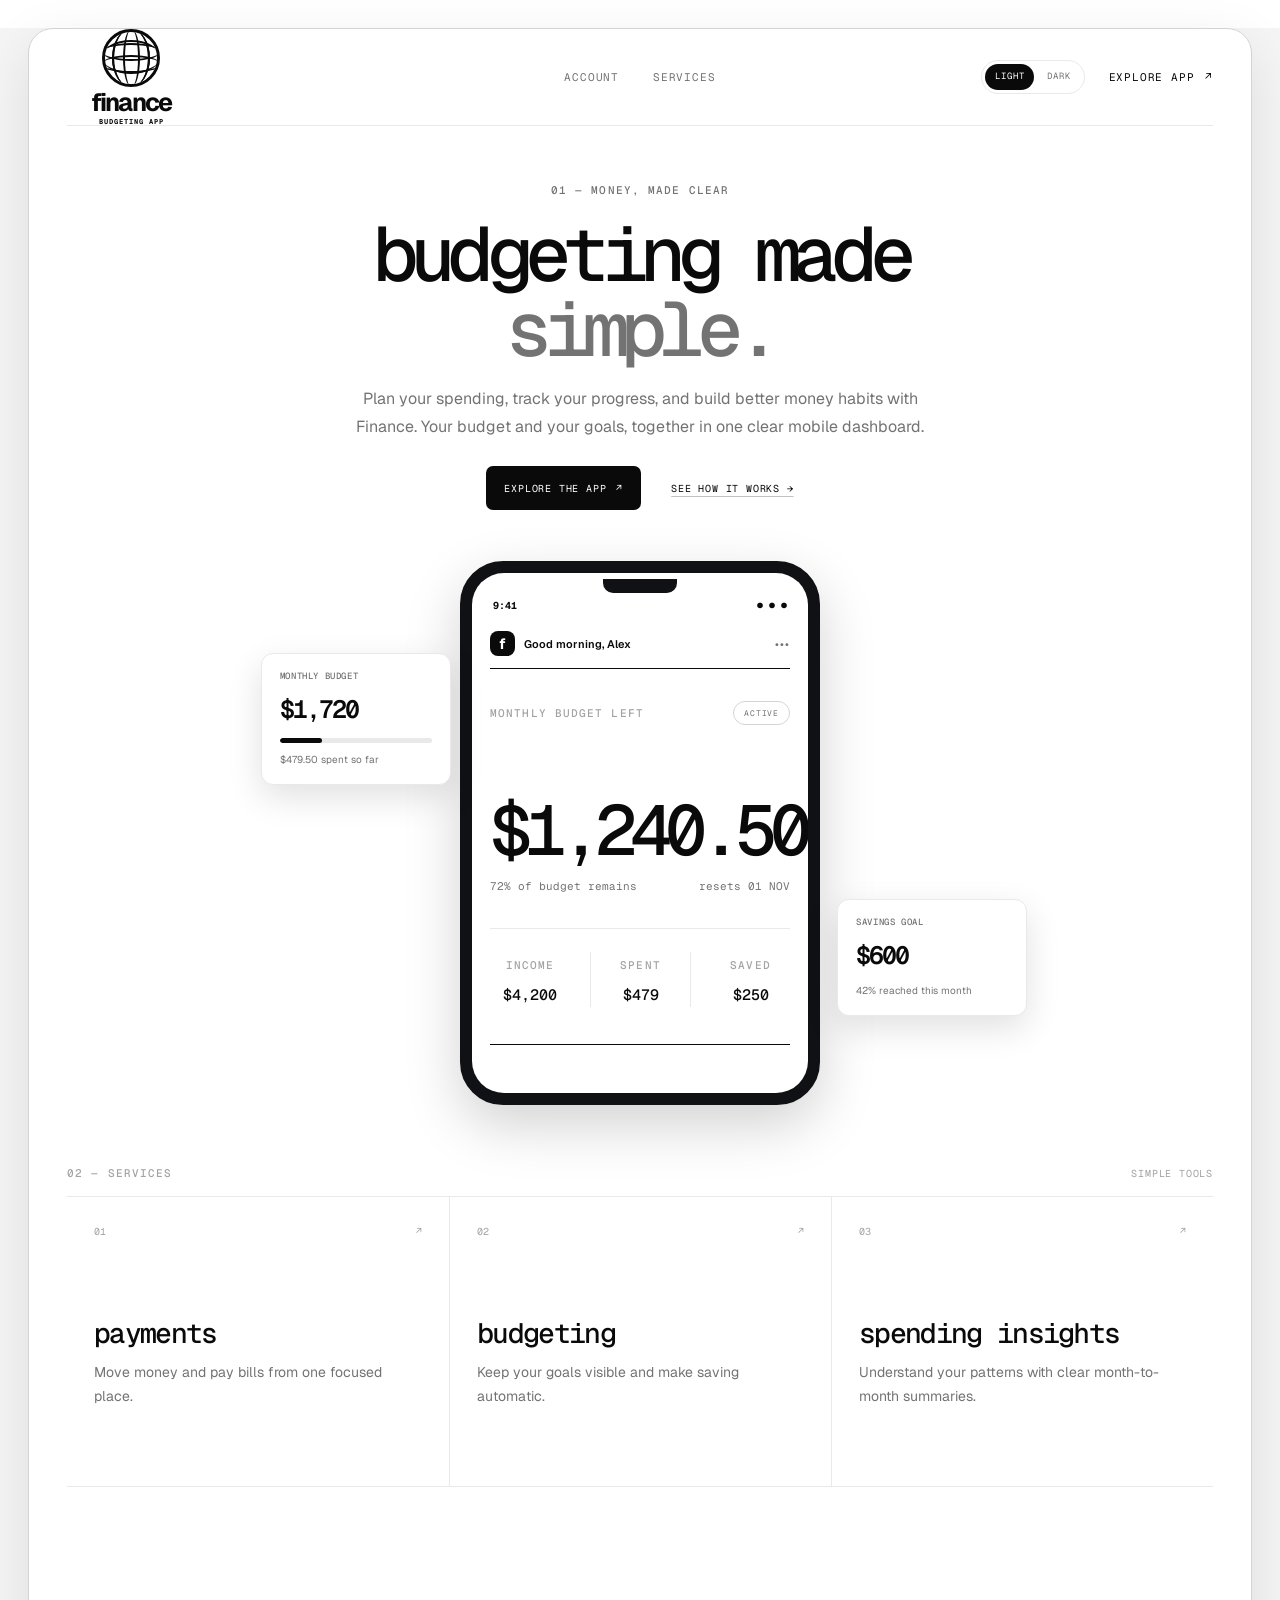
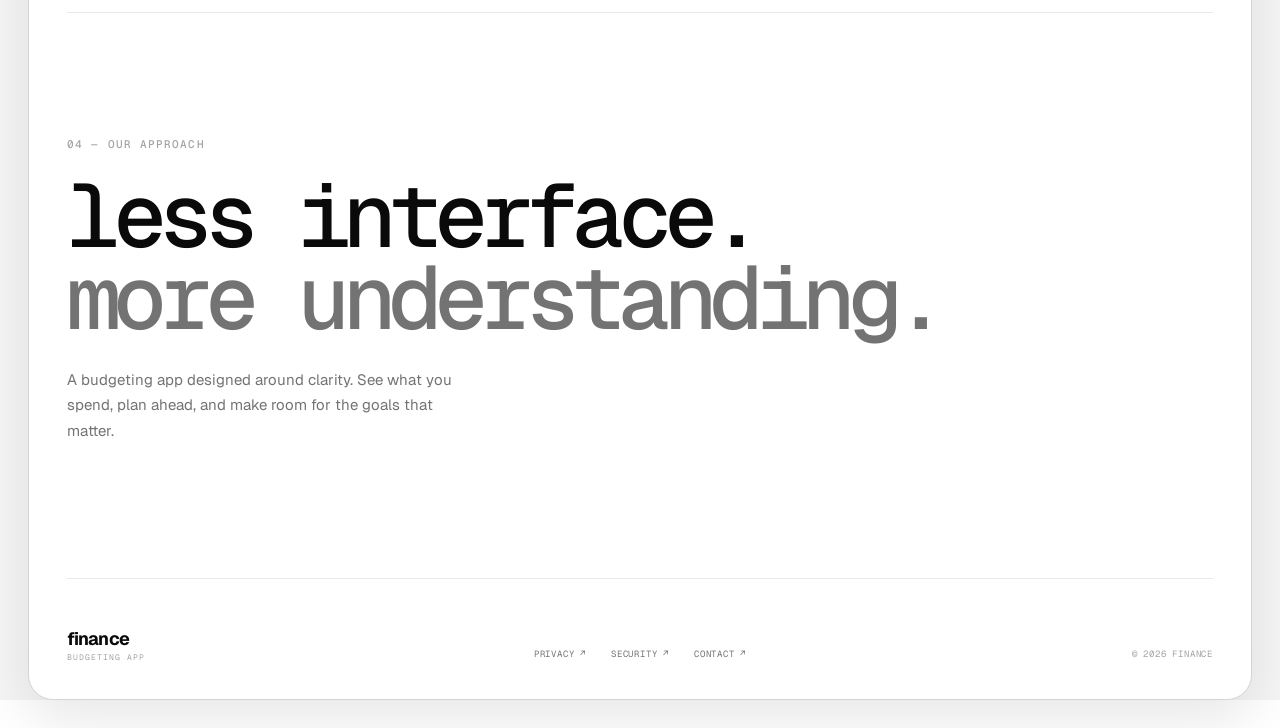
<file: index.html>
<!DOCTYPE html>
<html lang="en">

<head>

    <meta charset="UTF-8">

    <meta
        name="viewport"
        content="width=device-width, initial-scale=1.0"
    >

    <meta
        name="color-scheme"
        content="light dark"
    >

    <title>Finance | Budgeting App</title>


    <!-- =====================================================
         GOOGLE FONTS
         ===================================================== -->

    <link
        rel="preconnect"
        href="https://fonts.googleapis.com"
    >

    <link
        rel="preconnect"
        href="https://fonts.gstatic.com"
        crossorigin
    >

    <link
        href="https://fonts.googleapis.com/css2?family=Geist:wght@400;500;600;700&family=Geist+Mono:wght@400;500;600&display=swap"
        rel="stylesheet"
    >


    <!-- =====================================================
         CSS
         ===================================================== -->

    <link
        rel="stylesheet"
        href="style.css"
    >

</head>


<body>


    <!-- =====================================================
         THEME CONTROLS
         NO JAVASCRIPT
         ===================================================== -->

    <input
        type="radio"
        name="theme"
        id="theme-light"
        class="theme-radio"
        checked
    >

    <input
        type="radio"
        name="theme"
        id="theme-dark"
        class="theme-radio"
    >



    <!-- =====================================================
         SITE
         ===================================================== -->

    <div class="site">


        <!-- =================================================
             HEADER
             ================================================= -->

        <header class="header">


            <!-- =================================================
                 LOGO
                 ================================================= -->

            <a
                href="#"
                class="brand"
                aria-label="Finance home"
            >

                <span
                    class="brand-globe"
                    aria-hidden="true"
                >
                    <span class="globe-vertical vertical-left"></span>
                    <span class="globe-vertical vertical-center"></span>
                    <span class="globe-vertical vertical-right"></span>
                    <span class="globe-horizontal horizontal-top"></span>
                    <span class="globe-horizontal horizontal-middle"></span>
                    <span class="globe-horizontal horizontal-bottom"></span>
                </span>

                <span class="brand-name">

                    <strong>
                        finance
                    </strong>

                    <small>
                        BUDGETING APP
                    </small>

                </span>


            </a>



            <!-- =================================================
                 NAVIGATION
                 ================================================= -->

            <nav
                class="nav"
                aria-label="Main navigation"
            >

                <a href="#account">
                    account
                </a>

                <a href="#services">
                    services
                </a>

            </nav>



            <!-- =================================================
                 HEADER ACTIONS
                 ================================================= -->

            <div class="header-right">


                <!-- THEME BUTTONS -->

                <div class="theme-controls">

                    <label
                        for="theme-light"
                        class="theme-button light-button"
                    >
                        light
                    </label>


                    <label
                        for="theme-dark"
                        class="theme-button dark-button"
                    >
                        dark
                    </label>

                </div>


               <!-- APP CTA -->
            <a href="#services" class="sign-in">
                explore app
                <span>↗</span>
            </a>

            </div>


        </header>



        <!-- =====================================================
             MAIN
             ===================================================== -->

        <main>


            <!-- =================================================
                 HERO
                 ================================================= -->

            <section
                class="hero"
                id="account"
            >


                <div class="hero-copy">


                    <p class="label">
                        01 — money, made clear
                    </p>


                    <h1>

                        budgeting made

                        <span>
                            simple.
                        </span>

                    </h1>


                    <p class="hero-description">
                        Plan your spending, track your progress, and build better money habits with Finance. Your budget and your goals, together in one clear mobile dashboard.
                    </p>


                    <div class="hero-actions">


                        <a
                            href="#services"
                            class="primary-button"
                        >

                            explore the app

                            <span>
                                ↗
                            </span>

                        </a>


                        <button type="button" class="text-link" data-guide-open>
                            see how it works →
                        </button>


                    </div>


                </div>



                <!-- =================================================
                     ACCOUNT
                     ================================================= -->

                <div class="hero-visual">
                    <aside class="promo-card promo-card-left" aria-hidden="true">
                        <span class="label">monthly budget</span>
                        <strong>$1,720</strong>
                        <div class="promo-progress"><span></span></div>
                        <small>$479.50 spent so far</small>
                    </aside>

                <div class="phone-shell" role="group" aria-label="Preview of the Finance mobile budgeting dashboard">
                    <div class="phone-screen">
                        <div class="phone-status"><span>9:41</span><span>● ● ●</span></div>
                        <div class="phone-appbar"><span class="phone-app-icon">f</span><span>Good morning, Alex</span><span class="phone-menu">•••</span></div>
                <div class="account">


                    <div class="account-top">


                        <span class="label">
                            monthly budget left
                        </span>


                        <span class="status">
                            active
                        </span>


                    </div>



                    <div class="balance">

                        $1,240.50

                    </div>



                    <div class="account-meta">


                        <span>
                            72% of budget remains
                        </span>


                        <span>
                            resets 01 NOV
                        </span>


                    </div>



                    <div class="account-rule"></div>



                    <div class="account-stats">


                        <div class="stat">

                            <span class="label">
                                income
                            </span>

                            <strong>$4,200</strong>

                        </div>


                        <div class="stat">

                            <span class="label">
                                spent
                            </span>

                            <strong>$479</strong>

                        </div>


                        <div class="stat">

                            <span class="label">
                                saved
                            </span>

                            <strong>$250</strong>

                        </div>


                    </div>


                </div>
                    </div>
                </div>

                    <aside class="promo-card promo-card-right" aria-hidden="true">
                        <span class="label">savings goal</span>
                        <strong>$600</strong>
                        <small>42% reached this month</small>
                    </aside>
                </div>


            </section>



            <!-- =================================================
                 SERVICES
                 ================================================= -->

            <section
                class="section"
                id="services"
            >


                <div class="section-header">


                    <p class="label">
                        02 — services
                    </p>


                    <span class="section-note">
                        simple tools
                    </span>


                </div>



                <div class="services">


                    <!-- PAYMENTS -->

                    <div class="service" role="button" tabindex="0" aria-expanded="false" aria-controls="payment-details">

                        <div class="service-top">

                            <span>
                                01
                            </span>

                            <span>
                                ↗
                            </span>

                        </div>


                        <h2>
                            payments
                        </h2>


                        <p>

                            Move money and pay bills
                            from one focused place.

                        </p>
                        <span class="service-details" id="payment-details">Schedule upcoming bills, keep due dates visible, and see how each payment fits your monthly plan.</span>

                    </div>



                    <!-- SAVINGS -->

                    <div class="service" role="button" tabindex="0" aria-expanded="false" aria-controls="budgeting-details">


                        <div class="service-top">

                            <span>
                                02
                            </span>

                            <span>
                                ↗
                            </span>

                        </div>


                        <h2>
                            budgeting
                        </h2>


                        <p>

                            Keep your goals visible
                            and make saving automatic.

                        </p>
                        <span class="service-details" id="budgeting-details">Set a monthly limit, track category spending, and see how much of your budget is still available.</span>

                    </div>



                    <!-- SECURITY -->

                    <div class="service" role="button" tabindex="0" aria-expanded="false" aria-controls="security-details">


                        <div class="service-top">

                            <span>
                                03
                            </span>

                            <span>
                                ↗
                            </span>

                        </div>


                        <h2>
                            spending insights
                        </h2>


                        <p>

                            Understand your patterns with clear
                            month-to-month summaries.

                        </p>
                        <span class="service-details" id="security-details">Review your plan at a glance, keep savings goals in view, and make confident adjustments when life changes.</span>

                    </div>


                </div>


            </section>



            <!-- =================================================
                 CLOSING
                 ================================================= -->

            <section class="closing">


                <p class="label">
                    04 — our approach
                </p>


                <h2>

                    less interface.

                    <br>

                    <span>
                        more understanding.
                    </span>

                </h2>


                <p class="closing-description">

                    A budgeting app designed around clarity. See what you spend, plan ahead, and make room for the goals that matter.

                </p>


            </section>


        </main>

        <dialog class="guide-dialog" id="guide-dialog" aria-labelledby="guide-title">
            <div class="guide-dialog-top">
                <p class="label">Finance quick start</p>
                <button class="guide-close" type="button" data-guide-close aria-label="Close guide">×</button>
            </div>
            <h2 id="guide-title">How it works</h2>
            <p class="guide-intro">A simple routine to make your money easier to manage.</p>
            <ol class="guide-steps">
                <li><span>01</span><div><strong>Set your monthly plan</strong><p>Add your take-home income and choose how much you want to spend or save.</p></div></li>
                <li><span>02</span><div><strong>Track as you go</strong><p>Sort purchases into categories and see your remaining budget update at a glance.</p></div></li>
                <li><span>03</span><div><strong>Adjust and reach goals</strong><p>Review your progress, move money between categories, and keep savings goals in view.</p></div></li>
            </ol>
            <button class="primary-button guide-done" type="button" data-guide-close>got it</button>
        </dialog>

        <!-- =====================================================
             FOOTER
             ================================================= -->

        <footer class="footer">


            <a
                href="#"
                class="footer-brand"
            >

                    <strong>
                    finance
                </strong>

                <small>
                    budgeting app
                </small>

            </a>



            <div class="footer-links">


                <a href="#">
                    privacy ↗
                </a>


                <a href="#">
                    security ↗
                </a>


                <a href="#">
                    contact ↗
                </a>


            </div>



            <span class="copyright">

                © 2026 finance

            </span>


        </footer>


    </div>

    
</body>

</html>
</file>
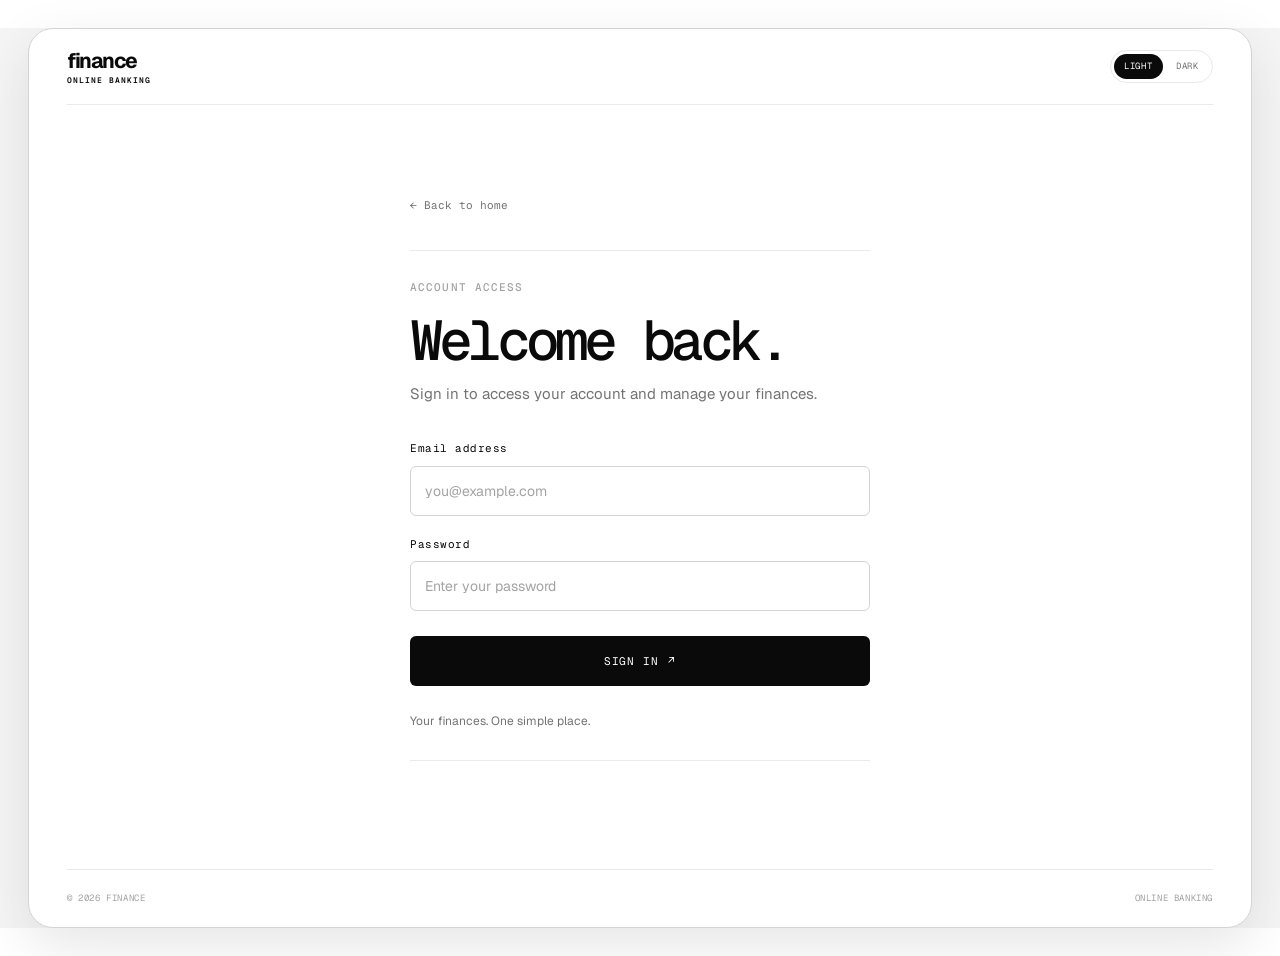
<file: login.html>
<!DOCTYPE html>
<html lang="en">
<head>
    <meta charset="UTF-8">
    <meta name="viewport" content="width=device-width, initial-scale=1.0">
    <meta name="color-scheme" content="light dark">

    <title>Sign In | Finance</title>

    <link rel="preconnect" href="https://fonts.googleapis.com">
    <link rel="preconnect" href="https://fonts.gstatic.com" crossorigin>

    <link
        href="https://fonts.googleapis.com/css2?family=Geist:wght@400;500;600;700&family=Geist+Mono:wght@400;500;600&display=swap"
        rel="stylesheet"
    >

    <link rel="stylesheet" href="style.css">
    <link rel="stylesheet" href="login.css">
</head>

<body>

    <!-- CSS-only theme controls -->
    <input
        type="radio"
        name="theme"
        id="theme-light"
        class="theme-radio"
        checked
    >

    <input
        type="radio"
        name="theme"
        id="theme-dark"
        class="theme-radio"
    >

    <div class="site login-site">

        <header class="login-header">

            <a href="index.html" class="login-brand">
                <strong>finance</strong>
                <small>ONLINE BANKING</small>
            </a>

            <div class="theme-controls">
                <label for="theme-light" class="theme-button light-button">
                    light
                </label>

                <label for="theme-dark" class="theme-button dark-button">
                    dark
                </label>
            </div>

        </header>

        <main class="login-main">

            <a href="index.html" class="back-link">
                ← Back to home
            </a>

            <section class="login-box">

                <p class="label">ACCOUNT ACCESS</p>

                <h1>Welcome back.</h1>

                <p class="login-description">
                    Sign in to access your account and manage your finances.
                </p>

                <form action="login.php" method="POST">

                    <div class="form-group">
                        <label for="email">Email address</label>

                        <input
                            type="email"
                            id="email"
                            name="email"
                            placeholder="you@example.com"
                            autocomplete="username"
                            required
                        >
                    </div>

                    <div class="form-group">
                        <label for="password">Password</label>

                        <input
                            type="password"
                            id="password"
                            name="password"
                            placeholder="Enter your password"
                            autocomplete="current-password"
                            required
                        >
                    </div>

                    <button type="submit" class="login-button">
                        Sign in <span>↗</span>
                    </button>

                </form>

                <p class="login-note">
                    Your finances. One simple place.
                </p>

            </section>

        </main>

        <footer class="login-footer">
            <span>© 2026 FINANCE</span>
            <span>ONLINE BANKING</span>
        </footer>

    </div>

</body>
</html>
</file>
<file: style.css>
/* =========================================================
   LIGHT THEME
   ========================================================= */

:root {

    color-scheme: light;

    --bg: #ffffff;

    --ink: #0a0a0a;

    --gray-50: #fafafa;
    --gray-100: #f5f5f5;
    --gray-200: #e9e9e9;
    --gray-300: #d4d4d4;
    --gray-400: #a3a3a3;
    --gray-500: #737373;

    --radius-lg: 16px;
    --radius-md: 12px;
    --radius-sm: 8px;

    --ease:
        cubic-bezier(
            0.16,
            1,
            0.3,
            1
        );
}


/* =========================================================
   DARK THEME
   ========================================================= */

:root:has(
    #theme-dark:checked
) {

    color-scheme: dark;

    --bg: #0c0c0f;

    --ink: #f4f4f5;

    --gray-50: #18181b;
    --gray-100: #1e1e22;
    --gray-200: #2a2a30;
    --gray-300: #3a3a42;
    --gray-400: #8a8a92;
    --gray-500: #a0a0a8;
}


/* =========================================================
   GLOBAL RESET
   ========================================================= */

*,
*::before,
*::after {

    box-sizing:
        border-box;
}


html {

    width:
        100%;

    min-width:
        320px;

    background:
        var(--bg);

    scroll-behavior:
        smooth;

    transition:
        background-color
        500ms ease;
}


body {

    width:
        100%;

    min-width:
        320px;

    margin:
        0;

    background:
        var(--bg);

    color:
        var(--ink);

    font-family:
        "Geist",
        system-ui,
        sans-serif;

    font-size:
        16px;

    line-height:
        1.5;

    transition:
        background-color
        500ms ease,

        color
        500ms ease;
}


::selection {

    background:
        var(--ink);

    color:
        var(--bg);
}


a {

    color:
        inherit;

    text-decoration:
        none;
}


/* =========================================================
   HIDDEN RADIO BUTTONS
   ========================================================= */

.theme-radio {

    position:
        absolute;

    width:
        1px;

    height:
        1px;

    opacity:
        0;

    pointer-events:
        none;
}


/* =========================================================
   MAIN SITE
   ========================================================= */

.site {

    width:
        min(
            calc(100% - 48px),
            1240px
        );

    margin:
        0 auto;

    background:
        var(--bg);

    transition:
        background-color
        500ms ease;
}


/* =========================================================
   HEADER
   ========================================================= */

.header {

    min-height:
        100px;

    display:
        grid;

    grid-template-columns:
        1fr
        auto
        1fr;

    align-items:
        center;

    gap:
        40px;

    border-bottom:
        1px solid
        var(--gray-200);
}


/* =========================================================
   BRAND
   ========================================================= */

.brand {

    display:
        flex;

    flex-direction:
        column;

    align-items:
        center;

    justify-content:
        center;

    justify-self:
        start;

    width:
        128px;

    gap:
        4px;

    color:
        var(--ink);

    transition:
        opacity
        200ms ease;
}


.brand:hover {

    opacity:
        0.8;
}


/* =========================================================
   GLOBE
   ========================================================= */

.brand-globe {

    position:
        relative;

    width:
        58px;

    height:
        58px;

    flex-shrink:
        0;

    border:
        3px solid
        var(--ink);

    border-radius:
        50%;

    overflow:
        hidden;
}


/* =========================================================
   VERTICAL GLOBE LINES
   ========================================================= */

.globe-vertical {

    position:
        absolute;

    top:
        -3px;

    bottom:
        -3px;

    border-left:
        2px solid
        var(--ink);

    border-right:
        2px solid
        var(--ink);

    border-radius:
        50%;

    pointer-events:
        none;
}


.vertical-left {

    width:
        38px;

    left:
        7px;
}


.vertical-center {

    width:
        17px;

    left:
        18px;
}


.vertical-right {

    width:
        38px;

    right:
        7px;
}


/* =========================================================
   HORIZONTAL GLOBE LINES
   ========================================================= */

.globe-horizontal {

    position:
        absolute;

    left:
        -3px;

    width:
        58px;

    border-top:
        2px solid
        var(--ink);

    border-bottom:
        2px solid
        var(--ink);

    border-radius:
        50%;

    pointer-events:
        none;
}


.horizontal-top {

    height:
        18px;

    top:
        11px;
}


.horizontal-middle {

    height:
        34px;

    top:
        8px;
}


.horizontal-bottom {

    height:
        18px;

    bottom:
        11px;
}


/* =========================================================
   BRAND TEXT
   ========================================================= */

.brand-name {

    display:
        flex;

    flex-direction:
        column;

    align-items:
        center;

    justify-content:
        center;

    line-height:
        0.9;
}


.brand-name strong {

    margin:
        0;

    font-family:
        "Geist",
        system-ui,
        sans-serif;

    font-size:
        25px;

    font-weight:
        700;

    letter-spacing:
        -0.07em;

    text-transform:
        lowercase;
}


.brand-name small {

    margin-top:
        5px;

    font-family:
        "Geist Mono",
        ui-monospace,
        monospace;

    font-size:
        7px;

    font-weight:
        700;

    letter-spacing:
        1px;

    text-transform:
        uppercase;

    white-space:
        nowrap;
}


/* =========================================================
   NAVIGATION
   ========================================================= */

.nav {

    display:
        flex;

    align-items:
        center;

    gap:
        34px;
}


.nav a {

    font-family:
        "Geist Mono",
        ui-monospace,
        monospace;

    font-size:
        11px;

    letter-spacing:
        0.8px;

    text-transform:
        uppercase;

    color:
        var(--gray-500);

    transition:
        color
        200ms ease;
}


.nav a:hover {

    color:
        var(--ink);
}


/* =========================================================
   HEADER RIGHT
   ========================================================= */

.header-right {

    justify-self:
        end;

    display:
        flex;

    align-items:
        center;

    gap:
        24px;
}


/* =========================================================
   THEME CONTROLS
   ========================================================= */

.theme-controls {

    display:
        flex;

    align-items:
        center;

    gap:
        3px;

    padding:
        3px;

    border:
        1px solid
        var(--gray-200);

    border-radius:
        999px;
}


.theme-button {

    padding:
        6px 10px;

    border-radius:
        999px;

    font-family:
        "Geist Mono",
        ui-monospace,
        monospace;

    font-size:
        9px;

    letter-spacing:
        0.8px;

    text-transform:
        uppercase;

    color:
        var(--gray-500);

    cursor:
        pointer;

    transition:
        color
        200ms ease,

        background-color
        200ms ease;
}


/* =========================================================
   ACTIVE LIGHT
   ========================================================= */

#theme-light:checked
~ .site
.light-button {

    background:
        var(--ink);

    color:
        var(--bg);
}


/* =========================================================
   ACTIVE DARK
   ========================================================= */

#theme-dark:checked
~ .site
.dark-button {

    background:
        var(--ink);

    color:
        var(--bg);
}


/* =========================================================
   SIGN IN
   ========================================================= */

.sign-in {

    font-family:
        "Geist Mono",
        ui-monospace,
        monospace;

    font-size:
        11px;

    letter-spacing:
        0.8px;

    text-transform:
        uppercase;

    color:
        var(--ink);
}


.sign-in span {

    display:
        inline-block;

    margin-left:
        3px;

    transition:
        transform
        200ms
        var(--ease);
}


.sign-in:hover span {

    transform:
        translate(
            3px,
            -2px
        );
}


/* =========================================================
   LABELS
   ========================================================= */

.label {

    margin:
        0;

    font-family:
        "Geist Mono",
        ui-monospace,
        monospace;

    font-size:
        11px;

    font-weight:
        500;

    line-height:
        1.2;

    letter-spacing:
        1.1px;

    text-transform:
        uppercase;

    color:
        var(--gray-400);
}


/* =========================================================
   HERO
   ========================================================= */

.hero {

    min-height:
        690px;

    display:
        grid;

    grid-template-columns:
        1.05fr
        0.95fr;

    align-items:
        center;

    gap:
        110px;

    padding:
        115px 0
        130px;
}


/* =========================================================
   HERO COPY
   ========================================================= */

.hero-copy {

    max-width:
        680px;

    animation:
        fade-up
        700ms
        var(--ease)
        50ms
        both;
}


/* =========================================================
   MAIN HERO HEADING
   ========================================================= */

.hero h1 {

    max-width:
        680px;

    margin:
        22px 0
        30px;

    font-family:
        "Geist Mono",
        ui-monospace,
        monospace;

    font-size:
        clamp(
            5rem,
            8vw,
            7.5rem
        );

    line-height:
        0.88;

    font-weight:
        500;

    letter-spacing:
        -0.1em;
}


.hero h1 span {

    display:
        block;

    color:
        var(--gray-500);
}


/* =========================================================
   HERO DESCRIPTION
   ========================================================= */

.hero-description {

    max-width:
        560px;

    margin:
        0;

    color:
        var(--gray-500);

    font-size:
        18px;

    line-height:
        1.75;
}


/* =========================================================
   HERO BUTTONS
   ========================================================= */

.hero-actions {

    display:
        flex;

    align-items:
        center;

    gap:
        30px;

    margin-top:
        40px;
}


.primary-button {

    min-height:
        44px;

    display:
        inline-flex;

    align-items:
        center;

    gap:
        10px;

    padding:
        0 18px;

    border-radius:
        7px;

    background:
        var(--ink);

    color:
        var(--bg);

    font-family:
        "Geist Mono",
        ui-monospace,
        monospace;

    font-size:
        10px;

    letter-spacing:
        0.8px;

    text-transform:
        uppercase;

    transition:
        opacity
        200ms ease,

        transform
        200ms
        var(--ease);
}


.primary-button:hover {

    opacity:
        0.82;

    transform:
        translateY(-2px);
}


.text-link {

    font-family:
        "Geist Mono",
        ui-monospace,
        monospace;

    font-size:
        10px;

    letter-spacing:
        0.8px;

    text-transform:
        uppercase;

    text-decoration:
        underline;

    text-decoration-color:
        color-mix(
            in srgb,
            currentColor 25%,
            transparent
        );

    text-underline-offset:
        4px;
}


.text-link:hover {

    text-decoration-color:
        currentColor;
}


/* =========================================================
   ACCOUNT
   ========================================================= */

.phone-shell {

    width: 100%;
    max-width: 380px;
    justify-self: center;
    padding: 10px;
    border: 3px solid #111;
    border-radius: 38px;
    background: #111;
    box-shadow: 0 24px 65px rgb(0 0 0 / 14%);
    animation: fade-up 700ms var(--ease) 120ms both;
}

.phone-screen {

    min-height: 535px;
    overflow: hidden;
    padding: 13px 18px 18px;
    border-radius: 27px;
    background: var(--bg);
    color: var(--ink);
}

.phone-status,
.phone-appbar {

    display: flex;
    align-items: center;
    justify-content: space-between;
}

.phone-status {

    margin: 0 3px 20px;
    font-family: "Geist Mono", ui-monospace, monospace;
    font-size: 10px;
    font-weight: 700;
}

.phone-appbar {

    gap: 9px;
    margin-bottom: 12px;
    font-size: 11px;
    font-weight: 600;
}

.phone-app-icon {

    width: 25px;
    height: 25px;
    display: grid;
    place-items: center;
    border-radius: 8px;
    background: var(--ink);
    color: var(--bg);
    font-size: 15px;
    font-weight: 700;
}

.phone-menu {

    margin-left: auto;
    color: var(--gray-500);
    letter-spacing: 1px;
}

.account {

    padding:
        32px 0
        37px;

    border-top:
        1px solid
        var(--ink);

    border-bottom:
        1px solid
        var(--ink);

    animation:
        fade-up
        700ms
        var(--ease)
        120ms
        both;
}


/* =========================================================
   ACCOUNT TOP
   ========================================================= */

.account-top {

    display:
        flex;

    align-items:
        center;

    justify-content:
        space-between;

    gap:
        20px;
}


/* =========================================================
   ACTIVE STATUS
   ========================================================= */

.status {

    padding:
        5px 10px;

    border:
        1px solid
        var(--gray-300);

    border-radius:
        999px;

    font-family:
        "Geist Mono",
        ui-monospace,
        monospace;

    font-size:
        8px;

    letter-spacing:
        0.8px;

    text-transform:
        uppercase;

    color:
        var(--gray-500);
}


/* =========================================================
   BALANCE
   ========================================================= */

.balance {

    margin-top:
        70px;

    font-family:
        "Geist Mono",
        ui-monospace,
        monospace;

    font-size:
        clamp(
            4rem,
            5.5vw,
            5.8rem
        );

    line-height:
        1;

    font-weight:
        500;

    letter-spacing:
        -0.1em;
}


/* =========================================================
   ACCOUNT META
   ========================================================= */

.account-meta {

    display:
        flex;

    justify-content:
        space-between;

    gap:
        20px;

    margin-top:
        12px;

    font-family:
        "Geist Mono",
        ui-monospace,
        monospace;

    font-size:
        11px;

    color:
        var(--gray-500);
}


/* =========================================================
   ACCOUNT RULE
   ========================================================= */

.account-rule {

    height:
        1px;

    margin:
        34px 0
        23px;

    background:
        var(--gray-200);
}


/* =========================================================
   ACCOUNT STATS
   ========================================================= */

.account-stats {

    display:
        grid;

    grid-template-columns:
        repeat(
            3,
            1fr
        );
}


.stat {

    padding:
        0 20px;
}


.stat:first-child {

    padding-left:
        0;
}


.stat:last-child {

    padding-right:
        0;
}


.stat + .stat {

    border-left:
        1px solid
        var(--gray-200);
}


.stat strong {

    display:
        block;

    margin-top:
        8px;

    font-family:
        "Geist Mono",
        ui-monospace,
        monospace;

    font-size:
        15px;

    font-weight:
        500;
}


/* =========================================================
   SECTIONS
   ========================================================= */

.section {

    padding-bottom:
        125px;
}


.section-header {

    display:
        flex;

    align-items:
        center;

    justify-content:
        space-between;

    gap:
        20px;

    padding-bottom:
        15px;

    border-bottom:
        1px solid
        var(--gray-200);
}


.section-note {

    font-family:
        "Geist Mono",
        ui-monospace,
        monospace;

    font-size:
        10px;

    letter-spacing:
        0.8px;

    text-transform:
        uppercase;

    color:
        var(--gray-400);
}


/* =========================================================
   ACTIVITY LAYOUT
   ========================================================= */

.activity-layout {

    display:
        grid;

    grid-template-columns:
        minmax(
            0,
            1.7fr
        )
        minmax(
            300px,
            0.75fr
        );

    gap:
        95px;

    margin-top:
        18px;
}


/* =========================================================
   TRANSACTION HEADER
   ========================================================= */

.transaction-head {

    min-height:
        44px;

    display:
        grid;

    grid-template-columns:
        minmax(
            0,
            1fr
        )
        95px
        130px;

    align-items:
        center;

    gap:
        20px;

    font-family:
        "Geist Mono",
        ui-monospace,
        monospace;

    font-size:
        9px;

    text-transform:
        uppercase;

    letter-spacing:
        0.8px;

    color:
        var(--gray-400);
}


/* =========================================================
   TRANSACTION
   ========================================================= */

.transaction {

    min-height:
        86px;

    display:
        grid;

    grid-template-columns:
        minmax(
            0,
            1fr
        )
        95px
        130px;

    align-items:
        center;

    gap:
        20px;

    border-bottom:
        1px solid
        var(--gray-200);
}


/* =========================================================
   MERCHANT
   ========================================================= */

.merchant {

    display:
        flex;

    align-items:
        center;

    gap:
        13px;

    min-width:
        0;
}


.merchant-icon {

    width:
        37px;

    height:
        37px;

    display:
        grid;

    place-items:
        center;

    flex-shrink:
        0;

    border:
        1px solid
        var(--gray-300);

    border-radius:
        50%;

    font-family:
        "Geist Mono",
        ui-monospace,
        monospace;

    font-size:
        11px;
}


.merchant-info {

    display:
        flex;

    flex-direction:
        column;

    min-width:
        0;
}


.merchant-info strong {

    font-size:
        15px;

    font-weight:
        500;
}


.merchant-info small {

    margin-top:
        3px;

    font-family:
        "Geist Mono",
        ui-monospace,
        monospace;

    font-size:
        9px;

    letter-spacing:
        0.7px;

    text-transform:
        uppercase;

    color:
        var(--gray-400);
}


/* =========================================================
   TRANSACTION DATE
   ========================================================= */

.transaction-date {

    font-family:
        "Geist Mono",
        ui-monospace,
        monospace;

    font-size:
        10px;

    color:
        var(--gray-500);
}


/* =========================================================
   TRANSACTION AMOUNT
   ========================================================= */

.transaction-amount {

    justify-self:
        end;

    font-family:
        "Geist Mono",
        ui-monospace,
        monospace;

    font-size:
        12px;

    font-weight:
        500;

    color:
        var(--gray-500);
}


.transaction-amount.positive {

    color:
        var(--ink);
}


/* =========================================================
   VIEW ALL
   ========================================================= */

.view-all {

    display:
        inline-block;

    margin-top:
        20px;

    font-family:
        "Geist Mono",
        ui-monospace,
        monospace;

    font-size:
        10px;

    letter-spacing:
        0.8px;

    text-transform:
        uppercase;

    text-decoration:
        underline;

    text-decoration-color:
        var(--gray-300);

    text-underline-offset:
        4px;
}


/* =========================================================
   BUDGET
   ========================================================= */

.budget {

    padding-top:
        5px;
}


.budget-number {

    margin-top:
        34px;

    font-family:
        "Geist Mono",
        ui-monospace,
        monospace;

    font-size:
        clamp(
            4.3rem,
            7vw,
            6rem
        );

    line-height:
        0.9;

    font-weight:
        500;

    letter-spacing:
        -0.1em;
}


.budget-number span {

    font-size:
        0.42em;

    color:
        var(--gray-500);
}


.budget-description {

    max-width:
        270px;

    margin:
        17px 0
        30px;

    color:
        var(--gray-500);

    font-size:
        14px;

    line-height:
        1.7;
}


/* =========================================================
   BUDGET BAR
   ========================================================= */

.budget-bar {

    width:
        100%;

    height:
        5px;

    overflow:
        hidden;

    border-radius:
        999px;

    background:
        var(--gray-200);
}


.budget-bar span {

    display:
        block;

    width:
        28%;

    height:
        100%;

    background:
        var(--ink);
}


/* =========================================================
   BUDGET ITEMS
   ========================================================= */

.budget-item {

    display:
        flex;

    align-items:
        center;

    justify-content:
        space-between;

    gap:
        20px;

    padding-top:
        14px;

    margin-top:
        13px;

    border-top:
        1px solid
        var(--gray-200);

    font-family:
        "Geist Mono",
        ui-monospace,
        monospace;

    font-size:
        10px;

    text-transform:
        uppercase;

    color:
        var(--gray-400);
}


.budget-item strong {

    color:
        var(--ink);

    font-weight:
        500;
}


/* =========================================================
   SERVICES
   ========================================================= */

.services {

    display:
        grid;

    grid-template-columns:
        repeat(
            3,
            1fr
        );
}


.service {

    min-height:
        290px;

    padding:
        27px
        27px
        31px;

    border-bottom:
        1px solid
        var(--gray-200);

    transition:
        background-color
        250ms ease;
}


.service + .service {

    border-left:
        1px solid
        var(--gray-200);
}


.service:hover {

    background:
        var(--gray-50);
}


/* =========================================================
   SERVICE TOP
   ========================================================= */

.service-top {

    display:
        flex;

    align-items:
        center;

    justify-content:
        space-between;

    font-family:
        "Geist Mono",
        ui-monospace,
        monospace;

    font-size:
        10px;

    color:
        var(--gray-400);
}


/* =========================================================
   SERVICE TITLE
   ========================================================= */

.service h2 {

    margin:
        80px 0
        14px;

    font-family:
        "Geist Mono",
        ui-monospace,
        monospace;

    font-size:
        28px;

    line-height:
        1;

    font-weight:
        500;

    letter-spacing:
        -0.06em;

    text-transform:
        lowercase;
}


/* =========================================================
   SERVICE DESCRIPTION
   ========================================================= */

.service p {

    max-width:
        310px;

    margin:
        0;

    color:
        var(--gray-500);

    font-size:
        14px;

    line-height:
        1.7;
}


/* =========================================================
   CLOSING
   ========================================================= */

.closing {

    padding:
        125px 0
        135px;

    border-top:
        1px solid
        var(--gray-200);

    border-bottom:
        1px solid
        var(--gray-200);
}


.closing h2 {

    margin:
        22px 0
        28px;

    font-family:
        "Geist Mono",
        ui-monospace,
        monospace;

    font-size:
        clamp(
            3.8rem,
            7vw,
            6rem
        );

    line-height:
        0.92;

    font-weight:
        500;

    letter-spacing:
        -0.09em;
}


.closing h2 span {

    color:
        var(--gray-500);
}


.closing-description {

    max-width:
        390px;

    margin:
        0;

    color:
        var(--gray-500);

    font-size:
        15px;

    line-height:
        1.7;
}


/* =========================================================
   FOOTER
   ========================================================= */

.footer {

    min-height:
        120px;

    display:
        grid;

    grid-template-columns:
        1fr
        auto
        1fr;

    align-items:
        end;

    gap:
        30px;

    padding:
        31px 0
        38px;
}


/* =========================================================
   FOOTER BRAND
   ========================================================= */

.footer-brand {

    display:
        flex;

    flex-direction:
        column;

    width:
        fit-content;

    line-height:
        1;
}


.footer-brand strong {

    font-size:
        18px;

    letter-spacing:
        -0.05em;
}


.footer-brand small {

    margin-top:
        5px;

    font-family:
        "Geist Mono",
        ui-monospace,
        monospace;

    font-size:
        8px;

    letter-spacing:
        1px;

    text-transform:
        uppercase;

    color:
        var(--gray-400);
}


/* =========================================================
   FOOTER LINKS
   ========================================================= */

.footer-links {

    display:
        flex;

    gap:
        25px;
}


.footer-links a {

    font-family:
        "Geist Mono",
        ui-monospace,
        monospace;

    font-size:
        9px;

    letter-spacing:
        0.8px;

    text-transform:
        uppercase;

    color:
        var(--gray-500);

    transition:
        color
        200ms ease;
}


.footer-links a:hover {

    color:
        var(--ink);
}


/* =========================================================
   COPYRIGHT
   ========================================================= */

.copyright {

    justify-self:
        end;

    font-family:
        "Geist Mono",
        ui-monospace,
        monospace;

    font-size:
        9px;

    letter-spacing:
        0.8px;

    text-transform:
        uppercase;

    color:
        var(--gray-400);
}


/* =========================================================
   ANIMATION
   ========================================================= */

@keyframes fade-up {

    from {

        opacity:
            0;

        transform:
            translateY(12px);
    }


    to {

        opacity:
            1;

        transform:
            translateY(0);
    }
}


/* =========================================================
   REDUCED MOTION
   ========================================================= */

@media (prefers-reduced-motion: reduce) {

    html {

        scroll-behavior:
            auto;
    }


    *,
    *::before,
    *::after {

        animation:
            none !important;

        transition:
            none !important;
    }
}


/* =========================================================
   TABLET
   ========================================================= */

@media (max-width: 900px) {

    .site {

        width:
            min(
                calc(100% - 32px),
                720px
            );
    }


    /* HEADER */

    .header {

        min-height:
            90px;

        grid-template-columns:
            1fr
            auto;

        gap:
            20px;
    }


    /* LOGO */

    .brand {

        width:
            110px;
    }


    .brand-globe {

        width:
            50px;

        height:
            50px;
    }


    .brand-name strong {

        font-size:
            22px;
    }


    .brand-name small {

        font-size:
            6px;

        letter-spacing:
            0.8px;
    }


    /* NAV */

    .nav {

        display:
            none;
    }


    /* HEADER RIGHT */

    .header-right {

        align-self:
            center;
    }


    /* HERO */

    .hero {

        grid-template-columns:
            1fr;

        gap:
            70px;

        min-height:
            auto;

        padding:
            90px 0
            105px;
    }


    .hero h1 {

        font-size:
            clamp(
                4rem,
                11vw,
                6rem
            );
    }


    .hero-description {

        font-size:
            17px;
    }


    /* ACTIVITY */

    .activity-layout {

        grid-template-columns:
            1fr;

        gap:
            65px;
    }


    /* SERVICES */

    .services {

        grid-template-columns:
            1fr;
    }


    .service {

        min-height:
            225px;
    }


    .service + .service {

        border-left:
            0;
    }


    .service h2 {

        margin-top:
            50px;
    }


    /* CLOSING */

    .closing h2 {

        font-size:
            clamp(
                3rem,
                10vw,
                5rem
            );
    }


    /* FOOTER */

    .footer {

        grid-template-columns:
            1fr
            1fr;
    }


    .footer-links {

        justify-self:
            end;

        flex-direction:
            column;

        align-items:
            flex-end;

        gap:
            8px;
    }


    .copyright {

        grid-column:
            1 / -1;

        justify-self:
            start;
    }

}


/* =========================================================
   MOBILE
   ========================================================= */

@media (max-width: 520px) {

    .site {

        width:
            calc(
                100% - 20px
            );
    }


    /* HEADER */

    .header {

        min-height:
            82px;

        grid-template-columns:
            1fr
            auto;

        gap:
            10px;
    }


    /* LOGO */

    .brand {

        width:
            100px;
    }


    .brand-globe {

        width:
            43px;

        height:
            43px;

        border-width:
            2px;
    }


    .brand-name strong {

        font-size:
            19px;
    }


    .brand-name small {

        font-size:
            5.5px;

        letter-spacing:
            0.7px;
    }


    /* SMALLER GLOBE LINES */

    .globe-vertical {

        border-width:
            1.5px;
    }


    .vertical-left {

        width:
            28px;

        left:
            5px;
    }


    .vertical-center {

        width:
            13px;

        left:
            13px;
    }


    .vertical-right {

        width:
            28px;

        right:
            5px;
    }


    .globe-horizontal {

        width:
            43px;

        border-width:
            1.5px;

        left:
            -2px;
    }


    .horizontal-top {

        height:
            13px;

        top:
            8px;
    }


    .horizontal-middle {

        height:
            26px;

        top:
            5px;
    }


    .horizontal-bottom {

        height:
            13px;

        bottom:
            8px;
    }


    /* HEADER RIGHT */

    .header-right {

        gap:
            8px;
    }


    .theme-controls {

        gap:
            2px;
    }


    .theme-button {

        padding:
            5px 7px;

        font-size:
            7px;
    }


    .sign-in {

        font-size:
            8px;
    }


    /* HERO */

    .hero {

        padding:
            60px 0
            80px;
    }


    .hero h1 {

        font-size:
            clamp(
                3.5rem,
                16vw,
                4.8rem
            );
    }


    .hero-description {

        font-size:
            15px;

        line-height:
            1.7;
    }


    .hero-actions {

        flex-direction:
            column;

        align-items:
            flex-start;

        gap:
            17px;
    }


    /* ACCOUNT */

    .phone-shell {

        max-width:
            350px;
    }


    .phone-screen {

        min-height:
            565px;

        padding:
            12px 16px
            18px;
    }

    .account {

        padding:
            25px 0
            30px;
    }


    .balance {

        margin-top:
            47px;

        font-size:
            clamp(
                3rem,
                14vw,
                4.3rem
            );
    }


    .account-meta {

        flex-direction:
            column;

        gap:
            4px;
    }


    .account-stats {

        grid-template-columns:
            1fr;

        gap:
            16px;
    }


    .stat {

        padding:
            0 !important;
    }


    .stat + .stat {

        padding-top:
            16px !important;

        border-left:
            0;

        border-top:
            1px solid
            var(--gray-200);
    }


    /* SECTION */

    .section {

        padding-bottom:
            90px;
    }


    /* TRANSACTION */

    .transaction-head {

        display:
            none;
    }


    .transaction {

        min-height:
            76px;

        grid-template-columns:
            1fr
            auto;

        gap:
            8px;
    }


    .transaction-date {

        justify-self:
            end;
    }


    .transaction-amount {

        grid-column:
            2;
    }


    .merchant {

        grid-row:
            span 2;
    }


    /* BUDGET */

    .budget-number {

        font-size:
            4rem;
    }


    /* SERVICES */

    .service h2 {

        font-size:
            24px;
    }


    /* CLOSING */

    .closing {

        padding:
            85px 0
            95px;
    }


    .closing h2 {

        font-size:
            clamp(
                2.8rem,
                12vw,
                4rem
            );
    }


    /* FOOTER */

    .footer-links {

        display:
            none;
    }

}

/* =========================================================
   PROMO LANDING PAGE COMPOSITION
   Keeps the Finance palette, type, and theme variables intact.
   ========================================================= */

body {
    background: var(--gray-100);
}

.site {
    width: min(calc(100% - 56px), 1280px);
    margin: 28px auto;
    padding: 0 38px;
    border: 1px solid var(--gray-300);
    border-radius: 25px;
    background: var(--bg);
    box-shadow: 0 18px 55px rgb(0 0 0 / 10%);
}

.header {
    min-height: 82px;
}

.hero {
    min-height: 0;
    display: grid;
    grid-template-columns: 1fr;
    justify-items: center;
    gap: 0;
    padding: 58px 0 38px;
    text-align: center;
}

.hero-copy {
    width: 100%;
    max-width: 850px;
    margin: 0 auto;
}

.hero-copy > .label {
    color: var(--gray-500);
}

.hero h1 {
    max-width: 820px;
    margin: 20px auto 18px;
    font-size: clamp(3rem, 6vw, 5.8rem);
    line-height: 0.98;
}

.hero-description {
    max-width: 600px;
    margin: 0 auto;
    font-size: 16px;
}

.hero-actions {
    justify-content: center;
    margin-top: 25px;
}

.hero-visual {
    position: relative;
    width: min(100%, 790px);
    height: 590px;
    display: flex;
    align-items: center;
    justify-content: center;
    margin: 28px auto 0;
}

.phone-shell {
    position: relative;
    z-index: 2;
    width: min(100%, 360px);
    max-width: 360px;
    justify-self: auto;
    padding: 9px;
    border: 3px solid #101114;
    border-radius: 43px;
    background: #101114;
    box-shadow: 0 20px 55px rgb(0 0 0 / 18%);
}

.phone-shell::before {
    position: absolute;
    z-index: 3;
    top: 15px;
    left: 50%;
    width: 74px;
    height: 14px;
    border-radius: 0 0 10px 10px;
    background: #101114;
    content: "";
    transform: translateX(-50%);
}

.phone-screen {
    min-height: 520px;
    padding: 25px 18px 18px;
    border-radius: 32px;
}

.phone-status {
    margin-bottom: 18px;
}

.promo-card {
    position: absolute;
    z-index: 4;
    width: 190px;
    display: flex;
    flex-direction: column;
    gap: 9px;
    padding: 17px 18px;
    border: 1px solid var(--gray-200);
    border-radius: 12px;
    background: var(--bg);
    box-shadow: 0 12px 34px rgb(0 0 0 / 12%);
    text-align: left;
}

.promo-card .label {
    color: var(--gray-500);
    font-size: 9px;
    letter-spacing: 0.6px;
}

.promo-card strong {
    font-family: "Geist Mono", ui-monospace, monospace;
    font-size: 25px;
    font-weight: 600;
    letter-spacing: -0.08em;
}

.promo-card small {
    color: var(--gray-500);
    font-size: 10px;
}

.promo-card-left {
    top: 115px;
    left: 2%;
}

.promo-card-right {
    right: 1%;
    bottom: 112px;
}

.promo-progress {
    width: 100%;
    height: 5px;
    overflow: hidden;
    border-radius: 99px;
    background: var(--gray-200);
}

.promo-progress span {
    width: 28%;
    height: 100%;
    display: block;
    border-radius: inherit;
    background: var(--ink);
}

@media (max-width: 900px) {
    .site {
        width: min(calc(100% - 36px), 720px);
        padding: 0 24px;
    }

    .hero {
        padding: 50px 0 30px;
    }

    .hero-visual {
        height: 570px;
    }
}

@media (max-width: 520px) {
    .site {
        width: calc(100% - 16px);
        margin: 8px auto;
        padding: 0 14px;
        border-radius: 18px;
    }

    .header {
        min-height: 82px;
        grid-template-columns: 1fr auto;
        gap: 8px;
        padding: 7px 0 10px;
    }

    .brand {
        width: 100px;
    }

    .nav {
        display: flex;
        grid-column: 1 / -1;
        grid-row: 2;
        justify-content: space-between;
        gap: 10px;
        overflow-x: auto;
        padding: 5px 0 2px;
    }

    .nav a {
        flex: 0 0 auto;
        font-size: 9px;
    }

    .hero {
        padding: 38px 0 25px;
    }

    .hero h1 {
        margin: 18px auto 16px;
        font-size: clamp(2.7rem, 12vw, 4rem);
        line-height: 1;
    }

    .hero-description {
        font-size: 14px;
    }

    .hero-actions {
        align-items: center;
        gap: 12px;
        margin-top: 21px;
    }

    .primary-button {
        min-height: 42px;
        padding: 0 13px;
        font-size: 9px;
    }

    .text-link {
        font-size: 9px;
    }

    .hero-visual {
        width: 100%;
        height: 680px;
        align-items: flex-end;
        margin-top: 30px;
    }

    .phone-shell {
        width: min(100%, 310px);
        max-width: 310px;
        padding: 8px;
        border-radius: 38px;
    }

    .phone-screen {
        min-height: 545px;
        padding: 23px 14px 17px;
        border-radius: 29px;
    }

    .account {
        padding: 22px 0 24px;
    }

    .balance {
        margin-top: 36px;
        font-size: clamp(2.7rem, 13vw, 3.5rem);
    }

    .account-meta {
        flex-direction: row;
        gap: 8px;
        font-size: 9px;
    }

    .account-stats {
        grid-template-columns: repeat(3, 1fr);
        gap: 0;
    }

    .stat {
        padding: 0 6px;
    }

    .stat + .stat {
        padding-top: 0 !important;
        border-top: 0;
        border-left: 1px solid var(--gray-200);
    }

    .stat .label {
        font-size: 8px;
        letter-spacing: 0;
    }

    .stat strong {
        font-size: 14px;
    }

    .promo-card {
        width: 47%;
        gap: 6px;
        padding: 11px 10px;
        border-radius: 10px;
    }

    .promo-card-left {
        top: 0;
        left: 0;
    }

    .promo-card-right {
        top: 48px;
        right: 0;
        bottom: auto;
    }

    .promo-card strong {
        font-size: 20px;
    }

    .promo-card small {
        font-size: 8px;
    }
}


/* Interactive feature cards and the quick-start guide */
.service {
    width: 100%;
    border-top: 0;
    border-right: 0;
    border-left: 0;
    color: var(--ink);
    font: inherit;
    text-align: left;
    cursor: pointer;
}

.service + .service {
    border-left: 1px solid var(--gray-200);
}

.service-details {
    display: block;
    max-height: 0;
    overflow: hidden;
    margin-top: 0;
    color: var(--gray-500);
    font-size: 13px;
    line-height: 1.65;
    opacity: 0;
    transition: max-height 240ms ease, opacity 180ms ease, margin 180ms ease;
}

.service:hover .service-details,
.service:focus-visible .service-details,
.service.is-open .service-details {
    max-height: 130px;
    margin-top: 14px;
    opacity: 1;
}

.service:focus-visible {
    position: relative;
    z-index: 1;
    outline: 2px solid var(--ink);
    outline-offset: -4px;
}

.service.is-open .service-top span:last-child {
    transform: rotate(45deg);
}

.service-top span:last-child {
    transition: transform 180ms ease;
}

.text-link[type="button"] {
    border: 0;
    background: transparent;
    color: var(--ink);
    cursor: pointer;
    padding: 0;
}

.text-link[type="button"]:focus-visible,
.guide-close:focus-visible,
.guide-done:focus-visible {
    outline: 2px solid var(--ink);
    outline-offset: 4px;
}

.guide-dialog {
    width: min(540px, calc(100% - 28px));
    max-height: min(86vh, 690px);
    overflow-y: auto;
    padding: clamp(22px, 5vw, 38px);
    border: 1px solid var(--gray-300);
    border-radius: 16px;
    background: var(--bg);
    color: var(--ink);
    box-shadow: 0 24px 80px rgb(0 0 0 / 22%);
}

.guide-dialog::backdrop {
    background: rgb(0 0 0 / 48%);
    backdrop-filter: blur(3px);
}

.guide-dialog-top {
    display: flex;
    align-items: center;
    justify-content: space-between;
    gap: 16px;
}

.guide-close {
    width: 36px;
    height: 36px;
    border: 1px solid var(--gray-300);
    border-radius: 50%;
    background: transparent;
    color: var(--ink);
    font-size: 23px;
    line-height: 1;
    cursor: pointer;
}

.guide-dialog h2 {
    margin: 16px 0 8px;
    font-family: "Geist Mono", ui-monospace, monospace;
    font-size: clamp(28px, 6vw, 40px);
    letter-spacing: -0.08em;
}

.guide-intro {
    margin: 0;
    color: var(--gray-500);
    line-height: 1.65;
}

.guide-steps {
    display: grid;
    gap: 0;
    margin: 24px 0;
    padding: 0;
    list-style: none;
}

.guide-steps li {
    display: grid;
    grid-template-columns: 36px 1fr;
    gap: 12px;
    padding: 16px 0;
    border-top: 1px solid var(--gray-200);
}

.guide-steps li > span {
    padding-top: 2px;
    color: var(--gray-400);
    font-family: "Geist Mono", ui-monospace, monospace;
    font-size: 12px;
}

.guide-steps strong {
    font-weight: 600;
}

.guide-steps p {
    margin: 5px 0 0;
    color: var(--gray-500);
    font-size: 14px;
    line-height: 1.6;
}

.guide-done {
    border: 0;
    cursor: pointer;
}

@media (max-width: 900px) {
    .header {
        min-height: auto;
        grid-template-columns: 1fr auto;
        gap: 10px 18px;
        padding: 12px 0;
    }

    .nav {
        display: flex;
        grid-column: 1 / -1;
        grid-row: 2;
        justify-content: center;
        gap: clamp(20px, 6vw, 46px);
        padding: 6px 0 2px;
    }

    .service + .service {
        border-top: 1px solid var(--gray-200);
        border-left: 0;
    }
}

@media (max-width: 520px) {
    .header {
        grid-template-columns: 1fr auto;
        gap: 8px;
    }

    .nav {
        grid-column: 1 / -1;
        grid-row: 2;
        justify-content: space-between;
        gap: 10px;
    }

    .service {
        min-height: 250px;
    }

    .service h2 {
        font-size: clamp(23px, 7vw, 28px);
    }

    .service h2 {
        margin-top: 52px;
    }

    .service-details {
        font-size: 12px;
    }

    .guide-dialog {
        max-height: 88vh;
        padding: 22px 18px;
    }
}
</file>
<file: login.css>
/* =========================================
   LOGIN PAGE
   ========================================= */

.login-site {
    min-height: 100vh;
    display: flex;
    flex-direction: column;
}

.login-header {
    min-height: 76px;
    display: flex;
    justify-content: space-between;
    align-items: center;
    gap: 20px;
    border-bottom: 1px solid var(--gray-200);
}

.login-brand {
    display: flex;
    flex-direction: column;
    line-height: 1;
}

.login-brand strong {
    font-size: 21px;
    font-weight: 700;
    letter-spacing: -0.06em;
}

.login-brand small {
    margin-top: 5px;
    font-family: "Geist Mono", monospace;
    font-size: 8px;
    font-weight: 600;
    letter-spacing: 1px;
}

.login-main {
    width: min(100%, 460px);
    margin: auto;
    padding: 60px 0 80px;
}

.back-link {
    display: inline-block;
    margin-bottom: 36px;
    color: var(--gray-500);
    font-family: "Geist Mono", monospace;
    font-size: 11px;
}

.back-link:hover {
    color: var(--ink);
}

.login-box {
    padding: 30px 0;
    border-top: 1px solid var(--gray-200);
    border-bottom: 1px solid var(--gray-200);
}

.login-box h1 {
    margin: 20px 0 12px;
    font-family: "Geist Mono", monospace;
    font-size: clamp(38px, 8vw, 56px);
    font-weight: 500;
    line-height: 0.98;
    letter-spacing: -0.09em;
}

.login-description {
    margin: 0;
    color: var(--gray-500);
    font-size: 15px;
    line-height: 1.7;
}

.login-box form {
    display: flex;
    flex-direction: column;
    gap: 20px;
    margin-top: 34px;
}

.form-group {
    display: flex;
    flex-direction: column;
    gap: 9px;
}

.form-group label {
    font-family: "Geist Mono", monospace;
    font-size: 11px;
    letter-spacing: 0.5px;
}

.form-group input {
    width: 100%;
    min-height: 50px;
    padding: 14px;
    border: 1px solid var(--gray-300);
    border-radius: 6px;
    background: var(--bg);
    color: var(--ink);
    font-family: "Geist", sans-serif;
    font-size: 14px;
    outline: none;
}

.form-group input::placeholder {
    color: var(--gray-400);
}

.form-group input:focus {
    border-color: var(--ink);
    outline: 1px solid var(--ink);
}

.login-button {
    min-height: 50px;
    display: flex;
    justify-content: center;
    align-items: center;
    gap: 10px;
    margin-top: 5px;
    padding: 0 18px;
    border: 0;
    border-radius: 6px;
    background: var(--ink);
    color: var(--bg);
    font-family: "Geist Mono", monospace;
    font-size: 11px;
    letter-spacing: 0.8px;
    text-transform: uppercase;
    cursor: pointer;
    transition: opacity 200ms ease;
}

.login-button:hover {
    opacity: 0.8;
}

.login-note {
    margin: 26px 0 0;
    color: var(--gray-500);
    font-size: 12px;
}

.login-footer {
    display: flex;
    justify-content: space-between;
    gap: 20px;
    padding: 22px 0;
    border-top: 1px solid var(--gray-200);
    color: var(--gray-400);
    font-family: "Geist Mono", monospace;
    font-size: 9px;
    letter-spacing: 0.6px;
}

@media (max-width: 520px) {
    .login-site {
        width: calc(100% - 32px);
    }

    .login-main {
        padding: 45px 0 60px;
    }

    .login-box h1 {
        font-size: 40px;
    }

    .login-footer {
        font-size: 8px;
    }
}
</file>
